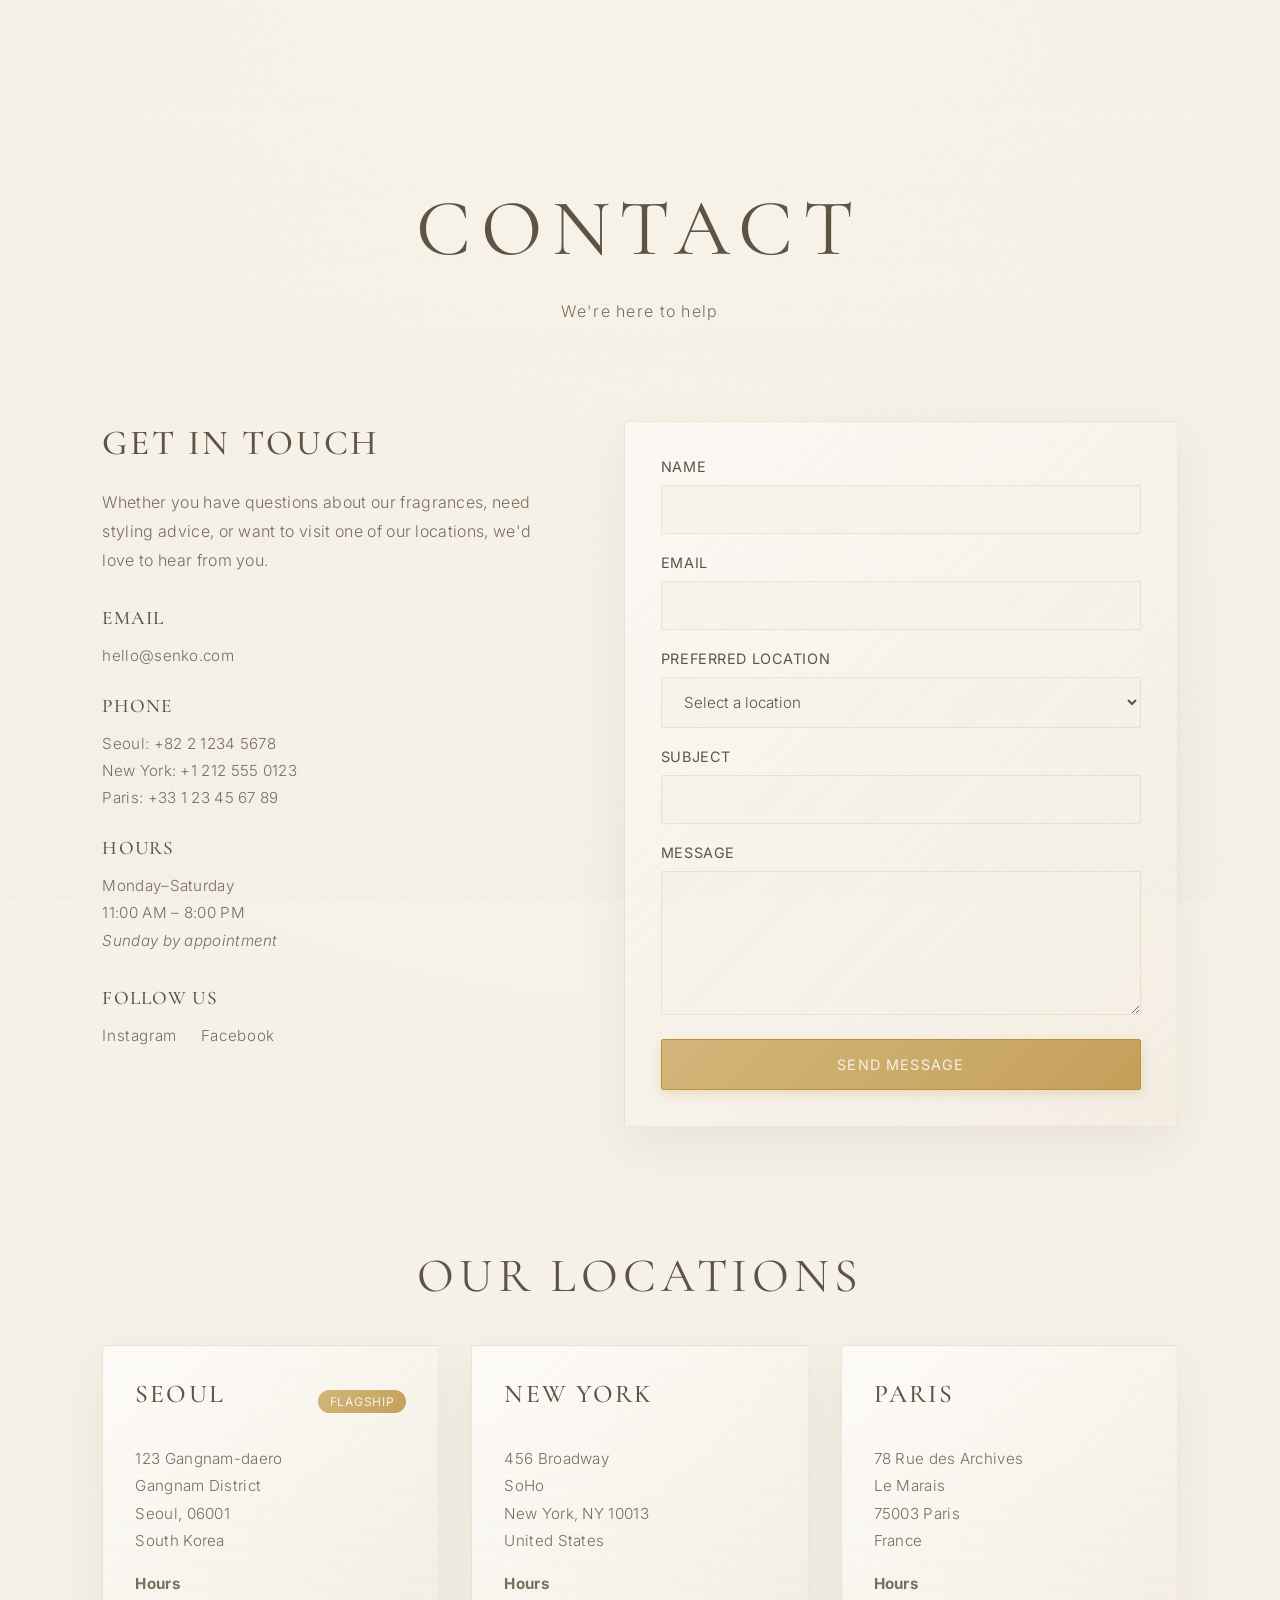
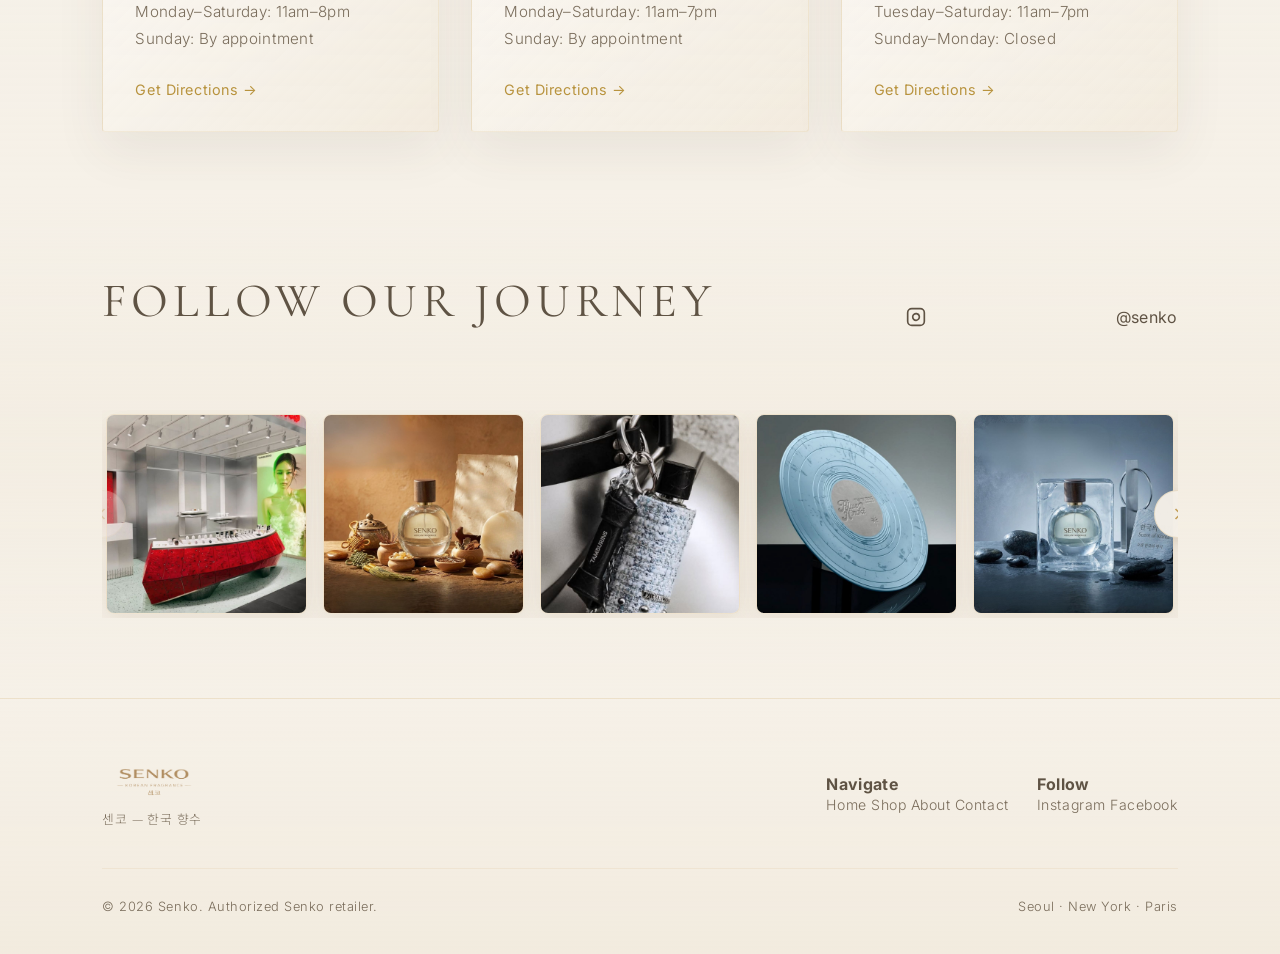
<file: contact.html>
<!DOCTYPE html>
<html lang="en">
  <head>
    <meta charset="UTF-8" />
    <meta name="viewport" content="width=device-width, initial-scale=1.0" />
    <title>Contact Senko — Visit Our Stores | Get In Touch</title>
    <meta
      name="description"
      content="Get in touch with Senko. Visit our luxury fragrance stores in Seoul, Tokyo, and beyond. Reach out with inquiries about our Korean perfume collections."
    />
    <meta name="keywords" content="Senko contact, fragrance store locations, visit Senko, Seoul perfume store, Korean fragrance inquiry" />
    
    <!-- Favicon -->
    <link rel="icon" type="image/png" sizes="32x32" href="favicon-32.png" />
    <link rel="icon" type="image/png" sizes="16x16" href="favicon-16.png" />
    <link rel="apple-touch-icon" sizes="180x180" href="apple-touch-icon.png" />
    
    <!-- Open Graph Meta Tags -->
    <meta property="og:title" content="Contact Senko" />
    <meta property="og:description" content="Visit our luxury fragrance stores or get in touch with inquiries." />
    <meta property="og:type" content="website" />
    <meta property="og:image" content="img/logo/logo.png" />
    <link rel="preconnect" href="https://fonts.googleapis.com" />
    <link rel="preconnect" href="https://fonts.gstatic.com" crossorigin />
    <link
      href="https://fonts.googleapis.com/css2?family=Cormorant+Garamond:wght@300;400;500;600&family=Inter:wght@200;300;400;500&family=Noto+Sans+KR:wght@300;400&display=swap"
      rel="stylesheet"
    />
    <link rel="stylesheet" href="styles.css" />
    <script defer src="script.js"></script>
  </head>
  <body>
    <div class="texture" aria-hidden="true"></div>
    <header class="site-header visible">
      <div class="nav-logo"><a href="index.html"><img src="img/logo/logo.png" alt="Senko" /></a></div>
      <button class="mobile-menu-toggle" aria-label="Toggle menu" aria-expanded="false">
        <span class="hamburger-line"></span>
        <span class="hamburger-line"></span>
        <span class="hamburger-line"></span>
      </button>
      <nav class="nav" aria-label="Primary">
        <a href="index.html">Home</a>
        <a href="shop.html">Shop</a>
        <a href="about.html">About</a>
        <a href="contact.html" class="active">Contact</a>
      </nav>
    </header>
    <div class="mobile-menu-overlay">
      <nav class="mobile-nav" aria-label="Mobile navigation">
        <a href="index.html" class="mobile-nav-link">Home</a>
        <a href="shop.html" class="mobile-nav-link">Shop</a>
        <a href="about.html" class="mobile-nav-link">About</a>
        <a href="contact.html" class="mobile-nav-link">Contact</a>
      </nav>
      <div class="mobile-menu-footer">
        <p class="mobile-menu-tagline">센코 — 한국 향수</p>
      </div>
    </div>

    <main class="page-content">
      <section class="page-hero">
        <div class="page-hero-content">
          <h1 class="page-title">Contact</h1>
          <p class="page-subtitle">We're here to help</p>
        </div>
      </section>

      <section class="contact-section">
        <div class="contact-wrapper">
          <div class="contact-info">
            <h2>Get in Touch</h2>
            <p class="contact-intro">
              Whether you have questions about our fragrances, need styling advice, 
              or want to visit one of our locations, we'd love to hear from you.
            </p>

            <div class="contact-methods">
              <div class="contact-method">
                <h3>Email</h3>
                <a href="mailto:hello@senko.com">hello@senko.com</a>
              </div>

              <div class="contact-method">
                <h3>Phone</h3>
                <p>Seoul: +82 2 1234 5678</p>
                <p>New York: +1 212 555 0123</p>
                <p>Paris: +33 1 23 45 67 89</p>
              </div>

              <div class="contact-method">
                <h3>Hours</h3>
                <p>Monday–Saturday</p>
                <p>11:00 AM – 8:00 PM</p>
                <p class="contact-note">Sunday by appointment</p>
              </div>
            </div>

            <div class="contact-social">
              <h3>Follow Us</h3>
              <div class="social-links">
                <a href="#" class="social-link">Instagram</a>
                <a href="#" class="social-link">Facebook</a>
              </div>
            </div>
          </div>

          <form class="contact-form" id="contactForm">
            <div class="form-group">
              <label for="name">Name</label>
              <input type="text" id="name" name="name" required />
            </div>

            <div class="form-group">
              <label for="email">Email</label>
              <input type="email" id="email" name="email" required />
            </div>

            <div class="form-group">
              <label for="location">Preferred Location</label>
              <select id="location" name="location">
                <option value="">Select a location</option>
                <option value="seoul">Seoul</option>
                <option value="newyork">New York</option>
                <option value="paris">Paris</option>
                <option value="online">Online Inquiry</option>
              </select>
            </div>

            <div class="form-group">
              <label for="subject">Subject</label>
              <input type="text" id="subject" name="subject" required />
            </div>

            <div class="form-group">
              <label for="message">Message</label>
              <textarea id="message" name="message" rows="6" required></textarea>
            </div>

            <button type="submit" class="btn-submit">Send Message</button>
          </form>
        </div>
      </section>

      <section class="locations-map">
        <h2 class="section-title">Our Locations</h2>
        <div class="locations-grid">
          <div class="location-card featured">
            <div class="location-header">
              <h3>Seoul</h3>
              <span class="location-badge">Flagship</span>
            </div>
            <p class="location-address">
              123 Gangnam-daero<br />
              Gangnam District<br />
              Seoul, 06001<br />
              South Korea
            </p>
            <p class="location-hours">
              <strong>Hours</strong><br />
              Monday–Saturday: 11am–8pm<br />
              Sunday: By appointment
            </p>
            <a href="#" class="location-link">Get Directions →</a>
          </div>

          <div class="location-card featured">
            <div class="location-header">
              <h3>New York</h3>
            </div>
            <p class="location-address">
              456 Broadway<br />
              SoHo<br />
              New York, NY 10013<br />
              United States
            </p>
            <p class="location-hours">
              <strong>Hours</strong><br />
              Monday–Saturday: 11am–7pm<br />
              Sunday: By appointment
            </p>
            <a href="#" class="location-link">Get Directions →</a>
          </div>

          <div class="location-card featured">
            <div class="location-header">
              <h3>Paris</h3>
            </div>
            <p class="location-address">
              78 Rue des Archives<br />
              Le Marais<br />
              75003 Paris<br />
              France
            </p>
            <p class="location-hours">
              <strong>Hours</strong><br />
              Tuesday–Saturday: 11am–7pm<br />
              Sunday–Monday: Closed
            </p>
            <a href="#" class="location-link">Get Directions →</a>
          </div>
        </div>
      </section>

      <section class="instagram-slider fade-in-section">
        <div class="slider-header">
          <h2 class="section-title">Follow Our Journey</h2>
          <!-- <a href="https://instagram.com/senko" target="_blank" rel="noopener" class="instagram-link"> -->
            <svg width="20" height="20" viewBox="0 0 24 24" fill="none" stroke="currentColor" stroke-width="2">
              <rect x="2" y="2" width="20" height="20" rx="5" ry="5"></rect>
              <path d="M16 11.37A4 4 0 1 1 12.63 8 4 4 0 0 1 16 11.37z"></path>
              <line x1="17.5" y1="6.5" x2="17.51" y2="6.5"></line>
            </svg>
            @senko
          </a>
        </div>
        <div class="slider-container">
          <button class="slider-btn slider-prev" aria-label="Previous">
            <svg viewBox="0 0 24 24" fill="none" stroke="currentColor" stroke-width="2">
              <path d="M15 18l-6-6 6-6"/>
            </svg>
          </button>
          <button class="slider-btn slider-next" aria-label="Next">
            <svg viewBox="0 0 24 24" fill="none" stroke="currentColor" stroke-width="2">
              <path d="M9 18l6-6-6-6"/>
            </svg>
          </button>
          <div class="slider-track">
            <div class="slider-item">
              <img src="img/post/1.jpg" alt="Senko Instagram Post" />
            </div>
            <div class="slider-item">
              <img src="img/post/2.jpg" alt="Senko Instagram Post" />
            </div>
            <div class="slider-item">
              <img src="img/post/3.jpg" alt="Senko Instagram Post" />
            </div>
            <div class="slider-item">
              <img src="img/post/4.jpg" alt="Senko Instagram Post" />
            </div>
            <div class="slider-item">
              <img src="img/post/5.jpg" alt="Senko Instagram Post" />
            </div>
            <div class="slider-item">
              <img src="img/post/6.jpg" alt="Senko Instagram Post" />
            </div>
            <div class="slider-item">
              <img src="img/post/7.jpg" alt="Senko Instagram Post" />
            </div>
            <div class="slider-item">
              <img src="img/post/8.jpg" alt="Senko Instagram Post" />
            </div>
          </div>
        </div>
      </section>
    </main>

    <footer class="site-footer">
      <div class="footer-content">
        <div class="footer-brand">
          <h3 class="footer-logo"><img src="img/logo/logo.png" alt="Senko" /></h3>
          <p class="footer-tagline">센코 — 한국 향수</p>
        </div>
        <div class="footer-links">
          <div class="footer-col">
            <h4>Navigate</h4>
            <a href="index.html">Home</a>
            <a href="shop.html">Shop</a>
            <a href="about.html">About</a>
            <a href="contact.html">Contact</a>
          </div>
          <div class="footer-col">
            <h4>Follow</h4>
            <a href="#">Instagram</a>
            <a href="#">Facebook</a>
          </div>
        </div>
      </div>
      <div class="footer-bottom">
        <p>&copy; 2026 Senko. Authorized Senko retailer.</p>
        <p class="footer-location">Seoul · New York · Paris</p>
      </div>
    </footer>
  </body>
</html>
</file>
<file: styles.css>
:root {
  color-scheme: light;
  --ivory: #f6f1e8;
  --ivory-deep: #efe6d6;
  --champagne: #c4a05a;
  --champagne-soft: #d4b57a;
  --champagne-warm: #b8933e;
  --text: #5f5344;
  --text-soft: #7a6d5c;
  --shadow: 0 26px 80px rgba(78, 63, 48, 0.11);
  --shadow-soft: 0 18px 50px rgba(78, 63, 48, 0.08);
  --shadow-warm: 0 20px 60px rgba(120, 92, 60, 0.14);
}

* {
  margin: 0;
  padding: 0;
  box-sizing: border-box;
}

html {
  scroll-behavior: smooth;
}

body {
  font-family: "Inter", "Helvetica Neue", sans-serif;
  background: radial-gradient(circle at 50% 0%, #faf5eb 0%, #f6f1e8 45%)
      no-repeat,
    linear-gradient(180deg, #f8f2e6 0%, #f4ede1 40%, #f1e8da 100%);
  color: var(--text);
  min-height: 100vh;
  letter-spacing: 0.02em;
  position: relative;
  overflow-x: hidden;
  opacity: 0;
  animation: pageLoad 1.2s ease forwards;
}

@keyframes pageLoad {
  to {
    opacity: 1;
  }
}

.texture {
  position: fixed;
  inset: 0;
  pointer-events: none;
  background-image: url("data:image/svg+xml,%3Csvg xmlns='http://www.w3.org/2000/svg' width='140' height='140' viewBox='0 0 140 140'%3E%3Cfilter id='n'%3E%3CfeTurbulence type='fractalNoise' baseFrequency='0.8' numOctaves='2' stitchTiles='stitch'/%3E%3C/filter%3E%3Crect width='140' height='140' filter='url(%23n)' opacity='0.18'/%3E%3C/svg%3E");
  mix-blend-mode: soft-light;
  opacity: 0.4;
  z-index: 0;
  background-color: rgba(255, 250, 240, 0.02);
}

main,
header,
footer {
  position: relative;
  z-index: 1;
}

.site-header {
  position: fixed;
  top: 0;
  left: 0;
  right: 0;
  z-index: 100;
  display: flex;
  align-items: center;
  justify-content: space-between;
  padding: 36px 8vw;
  opacity: 0;
  transition: opacity 0.6s ease, background 0.4s ease, backdrop-filter 0.4s ease;
}

.site-header.visible {
  opacity: 1;
  background: rgba(246, 241, 232, 0.85);
  backdrop-filter: blur(12px);
  box-shadow: 0 1px 0 rgba(212, 181, 122, 0.1);
}

.nav-logo {
  font-family: "Cormorant Garamond", serif;
  font-size: 1.1rem;
  font-weight: 500;
  letter-spacing: 0.22em;
  color: var(--champagne);
  text-transform: uppercase;
  z-index: 101;
  position: relative;
}

.nav-logo img {
  height: 48px;
  width: auto;
  display: block;
  filter: brightness(0) saturate(100%) invert(63%) sepia(19%) saturate(809%) hue-rotate(354deg) brightness(89%) contrast(85%);
}

.nav-logo a {
  display: block;
  line-height: 0;
}

.mobile-menu-toggle {
  display: none;
  flex-direction: column;
  justify-content: center;
  gap: 6px;
  width: 44px;
  height: 44px;
  background: linear-gradient(135deg, rgba(212, 181, 122, 0.12), rgba(196, 160, 90, 0.08));
  border: 1px solid rgba(212, 181, 122, 0.25);
  cursor: pointer;
  padding: 10px;
  margin: -8px -8px -8px 0;
  z-index: 101;
  position: relative;
  border-radius: 8px;
  transition: all 0.3s ease;
  box-shadow: 0 2px 8px rgba(120, 92, 60, 0.1);
}

.mobile-menu-toggle:active {
  background: linear-gradient(135deg, rgba(212, 181, 122, 0.2), rgba(196, 160, 90, 0.15));
  transform: scale(0.95);
}

.hamburger-line {
  width: 100%;
  height: 2.5px;
  background: linear-gradient(90deg, var(--champagne-warm), var(--champagne));
  transition: all 0.4s cubic-bezier(0.4, 0, 0.2, 1);
  transform-origin: center;
  border-radius: 3px;
  box-shadow: 0 1px 2px rgba(120, 92, 60, 0.2);
}

.mobile-menu-toggle.active .hamburger-line:nth-child(1) {
  transform: translateY(9px) rotate(45deg);
}

.mobile-menu-toggle.active .hamburger-line:nth-child(2) {
  opacity: 0;
  transform: translateX(-10px);
}

.mobile-menu-toggle.active .hamburger-line:nth-child(3) {
  transform: translateY(-9px) rotate(-45deg);
}

.mobile-menu-overlay {
  position: fixed;
  top: 0;
  left: 0;
  width: 100%;
  height: 100vh;
  height: 100dvh;
  background: linear-gradient(135deg, 
    rgba(246, 241, 232, 0.98) 0%, 
    rgba(240, 234, 220, 0.98) 100%);
  backdrop-filter: blur(20px);
  z-index: 100;
  display: flex;
  flex-direction: column;
  align-items: center;
  justify-content: center;
  opacity: 0;
  pointer-events: none;
  transition: opacity 0.5s cubic-bezier(0.4, 0, 0.2, 1);
  overflow: hidden;
}

.mobile-menu-overlay.active {
  opacity: 1;
  pointer-events: all;
}

.mobile-nav {
  display: flex;
  flex-direction: column;
  align-items: center;
  gap: 36px;
  padding: 0 5vw;
  max-width: 100%;
}

.mobile-nav-link {
  font-family: "Cormorant Garamond", serif;
  font-size: 2.2rem;
  font-weight: 400;
  letter-spacing: 0.12em;
  color: var(--text);
  text-decoration: none;
  text-transform: uppercase;
  opacity: 0;
  transform: translateY(20px);
  transition: all 0.4s cubic-bezier(0.4, 0, 0.2, 1);
  white-space: nowrap;
}

.mobile-menu-overlay.active .mobile-nav-link {
  opacity: 1;
  transform: translateY(0);
}

.mobile-menu-overlay.active .mobile-nav-link:nth-child(1) {
  transition-delay: 0.1s;
}

.mobile-menu-overlay.active .mobile-nav-link:nth-child(2) {
  transition-delay: 0.15s;
}

.mobile-menu-overlay.active .mobile-nav-link:nth-child(3) {
  transition-delay: 0.2s;
}

.mobile-menu-overlay.active .mobile-nav-link:nth-child(4) {
  transition-delay: 0.25s;
}

.mobile-nav-link:active {
  color: var(--champagne);
  transform: scale(0.95);
}

.mobile-menu-footer {
  position: absolute;
  bottom: 60px;
  text-align: center;
  opacity: 0;
  transition: opacity 0.5s cubic-bezier(0.4, 0, 0.2, 1) 0.3s;
}

.mobile-menu-overlay.active .mobile-menu-footer {
  opacity: 1;
}

.mobile-menu-tagline {
  font-family: "Noto Sans KR", sans-serif;
  font-size: 0.85rem;
  font-weight: 300;
  letter-spacing: 0.18em;
  color: var(--text-soft);
}

body.menu-open {
  overflow: hidden;
}

.nav {
  display: flex;
  gap: 40px;
  font-family: "Inter", sans-serif;
  letter-spacing: 0.12em;
  font-size: 0.72rem;
  text-transform: uppercase;
}

.nav a {
  color: var(--text-soft);
  text-decoration: none;
  transition: color 0.4s ease;
}

.nav a:hover {
  color: var(--champagne);
}

.hero {
  position: relative;
  height: 100vh;
  display: flex;
  flex-direction: column;
  align-items: center;
  justify-content: center;
  overflow: hidden;
}

.hero::before {
  content: '';
  position: absolute;
  inset: 0;
  background: 
    radial-gradient(circle at 50% 40%, rgba(250, 245, 235, 0.5), transparent 60%),
    radial-gradient(circle at 30% 70%, rgba(212, 181, 122, 0.15), transparent 50%),
    radial-gradient(circle at 70% 60%, rgba(215, 197, 170, 0.2), transparent 50%);
  pointer-events: none;
  z-index: 1;
}

.hero::after {
  content: '';
  position: absolute;
  bottom: 0;
  left: 0;
  right: 0;
  height: 200px;
  background: linear-gradient(to top, rgba(246, 241, 232, 0.8), transparent);
  pointer-events: none;
  z-index: 2;
}

.hero-content {
  position: relative;
  z-index: 3;
  text-align: center;
  opacity: 0;
  transform: translateY(20px);
  animation: fadeInUp 1.4s ease forwards 0.3s;
  background: radial-gradient(ellipse at center, rgba(246, 241, 232, 0.75) 0%, transparent 70%);
  padding: 60px 40px;
  backdrop-filter: blur(8px);
}

@keyframes fadeInUp {
  to {
    opacity: 1;
    transform: translateY(0);
  }
}

.logo {
  font-family: "Cormorant Garamond", serif;
  color: var(--champagne-warm);
  font-size: clamp(3.6rem, 6vw, 7rem);
  font-weight: 300;
  letter-spacing: 0.42em;
  margin-bottom: 18px;
  text-indent: 0.42em;
  text-shadow: 0 2px 12px rgba(184, 147, 62, 0.15);
}

.logo img {
  height: clamp(120px, 15vw, 180px);
  width: auto;
  display: block;
  margin: 0 auto;
  filter: brightness(0) saturate(100%) invert(63%) sepia(19%) saturate(809%) hue-rotate(354deg) brightness(89%) contrast(85%);
  text-indent: 0;
}

.subtitle {
  font-family: "Inter", sans-serif;
  color: var(--text-soft);
  font-size: 0.78rem;
  font-weight: 300;
  letter-spacing: 0.36em;
  text-transform: uppercase;
  margin-bottom: 12px;
}

.korean {
  font-family: "Noto Sans KR", sans-serif;
  color: rgba(201, 169, 120, 0.45);
  font-size: 0.9rem;
  font-weight: 300;
  letter-spacing: 0.24em;
}

h2,
h3 {
  font-family: "Cormorant Garamond", serif;
  color: var(--champagne);
  letter-spacing: 0.04em;
}

.hero-image-bg {
  position: absolute;
  inset: 0;
  z-index: 0;
  opacity: 0;
  animation: fadeIn 2.5s ease forwards 0.5s;
}

.hero-exhibition-image {
  width: 100%;
  height: 100%;
  object-fit: cover;
  object-position: center;
}

.hero-bottle {
  position: absolute;
  top: 50%;
  left: 50%;
  transform: translate(-50%, -50%);
  z-index: 1;
  opacity: 0;
  animation: fadeIn 2s ease forwards 0.8s;
  width: min(420px, 70vw);
  height: min(560px, 80vh);
  display: grid;
  place-items: center;
}

.hero-product-image {
  width: 100%;
  height: 100%;
  object-fit: contain;
  filter: drop-shadow(0 24px 60px rgba(120, 92, 60, 0.2));
}

@keyframes fadeIn {
  to {
    opacity: 1;
  }
}

.pedestal {
  position: absolute;
  bottom: -60px;
  width: min(480px, 80vw);
  height: 140px;
  background: linear-gradient(135deg, #f5edde 0%, #efe3cf 100%);
  border-radius: 999px;
  filter: blur(0.6px);
  box-shadow: var(--shadow-soft);
}

.bottle {
  position: relative;
  width: 240px;
  height: 380px;
  display: grid;
  place-items: center;
}

.cap {
  position: absolute;
  top: 0;
  width: 140px;
  height: 60px;
  background: linear-gradient(120deg, #d7c09a 0%, #c6a373 100%);
  border-radius: 20px;
  box-shadow: 0 18px 36px rgba(120, 92, 60, 0.2);
}

.glass {
  position: absolute;
  top: 48px;
  width: 200px;
  height: 280px;
  border-radius: 38px;
  background: linear-gradient(160deg, rgba(255, 255, 255, 0.8), rgba(238, 228, 212, 0.82));
  box-shadow: inset 0 0 32px rgba(255, 255, 255, 0.7),
    0 32px 80px rgba(120, 92, 60, 0.18);
  border: 1px solid rgba(214, 189, 156, 0.5);
}

.label {
  position: absolute;
  bottom: 56px;
  font-family: "Cormorant Garamond", serif;
  color: var(--champagne);
  letter-spacing: 0.48em;
  font-size: 0.85rem;
  font-weight: 400;
}

.halo {
  position: absolute;
  width: 360px;
  height: 360px;
  border-radius: 50%;
  background: radial-gradient(circle, rgba(212, 181, 122, 0.7), rgba(215, 197, 170, 0.3) 50%, rgba(215, 197, 170, 0));
  filter: blur(12px);
  z-index: -1;
}

.scroll-hint {
  position: absolute;
  bottom: 48px;
  display: flex;
  flex-direction: column;
  align-items: center;
  gap: 10px;
  color: var(--text-soft);
  font-size: 0.7rem;
  letter-spacing: 0.2em;
  text-transform: uppercase;
  opacity: 0;
  animation: fadeIn 1.2s ease forwards 2s, float 2.4s ease-in-out infinite 3s;
  z-index: 3;
}

@keyframes float {
  0%, 100% {
    transform: translateY(0);
  }
  50% {
    transform: translateY(-8px);
  }
}

section {
  padding: 50px 8vw;
}

.story-split {
  display: grid;
  grid-template-columns: 1fr 1.3fr;
  gap: 48px;
  align-items: center;
  padding: 50px 8vw;
  opacity: 0;
  transform: translateY(30px);
  transition: opacity 1s ease, transform 1s ease;
  position: relative;
}

.story-split::before {
  content: '';
  position: absolute;
  inset: -5%;
  background: radial-gradient(ellipse at 40% 50%, rgba(250, 245, 235, 0.6), transparent 70%);
  pointer-events: none;
  z-index: 0;
}

.story-copy,
.story-image {
  position: relative;
  z-index: 1;
}

.story-split.visible {
  opacity: 1;
  transform: translateY(0);
}

.story-copy {
  max-width: 480px;
}

.statement {
  font-family: "Cormorant Garamond", serif;
  font-size: clamp(1.6rem, 2.8vw, 2.4rem);
  line-height: 1.5;
  color: var(--champagne);
  font-weight: 300;
  margin-bottom: 32px;
  letter-spacing: 0.02em;
}

.story-meta {
  display: flex;
  flex-direction: column;
  gap: 32px;
}

.story-meta p {
  font-size: 0.95rem;
  line-height: 1.7;
  color: var(--text-soft);
  font-weight: 300;
}

.story-image {
  position: relative;
  min-height: 500px;
  display: grid;
  place-items: center;
}

.image-frame {
  position: relative;
  width: 100%;
  max-width: 480px;
  aspect-ratio: 3 / 4;
  background: linear-gradient(150deg, rgba(255, 252, 245, 0.8), rgba(246, 237, 222, 0.6));
  border-radius: 16px;
  box-shadow: 
    var(--shadow-warm),
    inset 0 1px 0 rgba(255, 255, 255, 0.6),
    inset 0 -1px 0 rgba(196, 160, 90, 0.1);
  border: 1px solid rgba(212, 181, 122, 0.2);
  overflow: hidden;
  transition: transform 0.8s cubic-bezier(0.25, 0.46, 0.45, 0.94), box-shadow 0.8s ease;
  display: grid;
  place-items: center;
  padding: 40px;
}

.frame-image {
  width: 100%;
  height: 100%;
  object-fit: contain;
}

.image-frame:hover {
  transform: scale(1.02);
  box-shadow: 
    0 28px 70px rgba(120, 92, 60, 0.18),
    inset 0 1px 0 rgba(255, 255, 255, 0.7),
    inset 0 -1px 0 rgba(196, 160, 90, 0.15);
}

.product-sculpture {
  position: absolute;
  inset: 0;
  background: radial-gradient(circle at 40% 35%, rgba(215, 197, 170, 0.3), transparent 60%),
    radial-gradient(circle at 60% 70%, rgba(238, 228, 212, 0.4), transparent 50%);
  display: grid;
  place-items: center;
}

.product-sculpture::before {
  content: '';
  position: absolute;
  width: 140px;
  height: 280px;
  background: linear-gradient(160deg, rgba(255, 255, 255, 0.85), rgba(238, 228, 212, 0.9));
  border-radius: 28px;
  box-shadow: inset 0 0 28px rgba(255, 255, 255, 0.8),
    0 28px 70px rgba(120, 92, 60, 0.2);
  border: 1px solid rgba(214, 189, 156, 0.6);
}

.product-sculpture::after {
  content: '';
  position: absolute;
  top: 15%;
  width: 100px;
  height: 48px;
  background: linear-gradient(120deg, #d7c09a 0%, #c6a373 100%);
  border-radius: 16px;
  box-shadow: 0 16px 32px rgba(120, 92, 60, 0.24);
}

.cinematic {
  position: relative;
  min-height: 70vh;
  display: grid;
  place-items: center;
  padding: 60px 8vw;
  margin: 30px 0;
  overflow: hidden;
  background: 
    radial-gradient(circle at 35% 40%, rgba(250, 245, 235, 0.8), transparent 55%),
    radial-gradient(circle at 65% 60%, rgba(245, 237, 222, 0.7), transparent 55%),
    linear-gradient(135deg, #faf5eb 0%, #f4ede1 50%, #f1e8da 100%);
}

.cinematic::before {
  content: '';
  position: absolute;
  inset: 0;
  background-image: url("data:image/svg+xml,%3Csvg xmlns='http://www.w3.org/2000/svg' width='200' height='200' viewBox='0 0 200 200'%3E%3Cfilter id='grain'%3E%3CfeTurbulence type='fractalNoise' baseFrequency='0.9' numOctaves='3' stitchTiles='stitch'/%3E%3C/filter%3E%3Crect width='200' height='200' filter='url(%23grain)' opacity='0.2'/%3E%3C/svg%3E");
  mix-blend-mode: soft-light;
  opacity: 0.4;
  pointer-events: none;
}

.cinematic-overlay {
  position: absolute;
  inset: 0;
  background: radial-gradient(circle at center, transparent 20%, rgba(246, 241, 232, 0.5) 80%);
  pointer-events: none;
}

.cinematic-content {
  position: relative;
  z-index: 2;
  max-width: 720px;
  text-align: center;
  display: flex;
  flex-direction: column;
  gap: 28px;
}

.cinematic-line {
  font-family: "Cormorant Garamond", serif;
  font-size: clamp(1.5rem, 2.6vw, 2.2rem);
  line-height: 1.6;
  color: var(--champagne);
  font-weight: 300;
  letter-spacing: 0.02em;
  opacity: 0;
  transform: translateY(20px);
  transition: opacity 1.2s ease, transform 1.2s ease;
}

.cinematic-line.visible {
  opacity: 1;
  transform: translateY(0);
}

.product-showcase {
  display: grid;
  grid-template-columns: repeat(auto-fit, minmax(320px, 1fr));
  gap: 60px;
  padding: 50px 8vw;
  align-items: center;
  opacity: 0;
  transform: translateY(30px);
  transition: opacity 1s ease, transform 1s ease;
}

.product-showcase.visible {
  opacity: 1;
  transform: translateY(0);
}

.showcase-image {
  position: relative;
  aspect-ratio: 3 / 4;
  overflow: hidden;
  border-radius: 12px;
  background: 
    radial-gradient(circle at 45% 35%, rgba(255, 255, 255, 0.4), transparent 60%),
    linear-gradient(145deg, rgba(248, 242, 230, 0.8), rgba(239, 227, 207, 0.7));
  box-shadow: 
    var(--shadow),
    inset 0 1px 0 rgba(255, 255, 255, 0.5),
    0 4px 16px rgba(196, 160, 90, 0.1);
  border: 1px solid rgba(212, 181, 122, 0.25);
  transition: transform 0.8s cubic-bezier(0.25, 0.46, 0.45, 0.94), box-shadow 0.8s ease;
  display: grid;
  place-items: center;
  padding: 50px;
}

.showcase-product-image {
  width: 100%;
  height: 100%;
  object-fit: contain;
  transition: transform 8s cubic-bezier(0.25, 0.46, 0.45, 0.94);
}

.showcase-image:hover {
  transform: scale(1.03);
  box-shadow: 
    0 36px 100px rgba(78, 63, 48, 0.14),
    inset 0 1px 0 rgba(255, 255, 255, 0.6),
    0 8px 24px rgba(196, 160, 90, 0.15);
}

.showcase-image:hover .showcase-product-image {
  transform: scale(1.08);
}

.showcase-image:hover {
  transform: scale(1.03);
  box-shadow: 0 32px 90px rgba(78, 63, 48, 0.12);
}

.product-photo {
  position: absolute;
  inset: 0;
  background: 
    radial-gradient(circle at 45% 30%, rgba(255, 255, 255, 0.8), transparent 40%),
    radial-gradient(circle at 55% 65%, rgba(215, 197, 170, 0.3), transparent 50%);
  transition: transform 8s cubic-bezier(0.25, 0.46, 0.45, 0.94);
  display: grid;
  place-items: center;
}

.showcase-image:hover .product-photo {
  transform: scale(1.12);
}

.product-photo::before {
  content: '';
  position: absolute;
  width: 160px;
  height: 320px;
  background: linear-gradient(160deg, rgba(255, 255, 255, 0.88), rgba(238, 228, 212, 0.92));
  border-radius: 32px;
  box-shadow: inset 0 0 32px rgba(255, 255, 255, 0.85),
    0 32px 80px rgba(120, 92, 60, 0.22);
  border: 1px solid rgba(214, 189, 156, 0.65);
}

.product-photo::after {
  content: '';
  position: absolute;
  top: 8%;
  width: 110px;
  height: 54px;
  background: linear-gradient(120deg, #d7c09a 0%, #c6a373 100%);
  border-radius: 18px;
  box-shadow: 0 18px 36px rgba(120, 92, 60, 0.26);
}

.showcase-info {
  max-width: 420px;
  display: flex;
  flex-direction: column;
  gap: 32px;
}

.product-name {
  font-family: "Cormorant Garamond", serif;
  font-size: clamp(2.4rem, 4vw, 3.6rem);
  color: var(--champagne);
  font-weight: 300;
  letter-spacing: 0.24em;
  text-indent: 0.24em;
  margin-bottom: 8px;
}

.product-subtitle {
  font-size: 0.8rem;
  color: var(--text-soft);
  letter-spacing: 0.16em;
  text-transform: uppercase;
  font-weight: 300;
  margin-bottom: 24px;
}

.scent-notes-compact {
  display: flex;
  flex-direction: column;
  gap: 18px;
}

.note-line {
  display: flex;
  align-items: baseline;
  gap: 12px;
  font-size: 0.82rem;
  letter-spacing: 0.08em;
}

.note-label {
  color: var(--champagne);
  font-weight: 400;
  min-width: 48px;
  text-transform: uppercase;
  font-size: 0.7rem;
  letter-spacing: 0.14em;
}

.note-divider {
  color: var(--champagne-soft);
  opacity: 0.5;
}

.note-desc {
  color: var(--text-soft);
  font-weight: 300;
}

.story {
  display: grid;
  gap: 40px;
  grid-template-columns: repeat(auto-fit, minmax(260px, 1fr));
  background: rgba(255, 255, 255, 0.32);
  border-radius: 32px;
  box-shadow: var(--shadow);
}

.story-text h2 {
  font-size: clamp(2rem, 3vw, 3rem);
  margin-bottom: 16px;
}

.story-text p {
  color: var(--text-soft);
  line-height: 1.7;
}

.story-points {
  display: grid;
  gap: 24px;
}

.story-points span {
  display: block;
  text-transform: uppercase;
  font-size: 0.7rem;
  letter-spacing: 0.2em;
  color: var(--champagne);
  margin-bottom: 10px;
}

.story-points p {
  color: var(--text-soft);
  line-height: 1.6;
}

.section-header {
  max-width: 520px;
  margin-bottom: 32px;
}

.section-header p {
  color: var(--text-soft);
  line-height: 1.6;
  margin-top: 12px;
}

.notes-grid,
.craft-grid {
  display: grid;
  gap: 28px;
  grid-template-columns: repeat(auto-fit, minmax(240px, 1fr));
}

.note-card {
  background: linear-gradient(145deg, rgba(255, 255, 255, 0.7), rgba(250, 245, 235, 0.6));
  backdrop-filter: blur(12px);
  border: 1px solid rgba(212, 181, 122, 0.25);
  border-radius: 8px;
  overflow: hidden;
  position: relative;
  transition: all 0.5s cubic-bezier(0.4, 0, 0.2, 1);
  box-shadow: 
    0 8px 24px rgba(120, 92, 60, 0.12),
    inset 0 1px 0 rgba(255, 255, 255, 0.8);
  display: flex;
  flex-direction: column;
}

.note-card::before {
  content: '';
  position: absolute;
  inset: 0;
  background: linear-gradient(135deg, 
    rgba(212, 181, 122, 0.08) 0%, 
    transparent 50%, 
    rgba(184, 147, 62, 0.06) 100%);
  opacity: 0;
  transition: opacity 0.5s ease;
  pointer-events: none;
  z-index: 1;
}

.note-card:hover {
  transform: translateY(-8px);
  box-shadow: 
    0 16px 40px rgba(120, 92, 60, 0.2),
    inset 0 1px 0 rgba(255, 255, 255, 0.9);
  border-color: rgba(212, 181, 122, 0.4);
}

.note-card:hover::before {
  opacity: 1;
}

.note-card-image {
  width: 100%;
  aspect-ratio: 4/3;
  overflow: hidden;
  position: relative;
}

.note-card-image img {
  width: 100%;
  height: 100%;
  object-fit: cover;
  transition: transform 0.7s cubic-bezier(0.4, 0, 0.2, 1);
}

.note-card:hover .note-card-image img {
  transform: scale(1.08);
}

.note-card-content {
  padding: 32px 28px;
  display: flex;
  flex-direction: column;
  gap: 12px;
  position: relative;
  z-index: 2;
}

.note-card-title {
  font-family: "Cormorant Garamond", serif;
  font-size: 1.8rem;
  font-weight: 500;
  letter-spacing: 0.08em;
  color: var(--text);
  text-transform: uppercase;
  margin: 0;
}

.note-card-description {
  font-family: "Inter", sans-serif;
  font-size: 0.95rem;
  font-weight: 300;
  line-height: 1.7;
  letter-spacing: 0.02em;
  color: var(--text-soft);
  margin: 0;
  font-style: italic;
}

/* Collection Section */
.collection {
  padding: 60px 8vw;
  position: relative;
  background: linear-gradient(180deg, 
    rgba(246, 241, 232, 0) 0%, 
    rgba(246, 241, 232, 0.3) 20%, 
    rgba(239, 230, 214, 0.4) 50%, 
    rgba(246, 241, 232, 0.3) 80%, 
    rgba(246, 241, 232, 0) 100%);
}

.collection::before {
  content: '';
  position: absolute;
  top: 0;
  left: 8vw;
  right: 8vw;
  height: 1px;
  background: linear-gradient(90deg, 
    transparent 0%, 
    var(--champagne) 30%, 
    var(--champagne) 70%, 
    transparent 100%);
  opacity: 0.3;
}

.collection-grid {
  display: grid;
  grid-template-columns: repeat(auto-fit, minmax(280px, 1fr));
  gap: 32px;
  margin-top: 40px;
  position: relative;
}

.collection-nav {
  display: none;
  position: absolute;
  top: 50%;
  transform: translateY(-50%);
  width: 48px;
  height: 48px;
  border-radius: 50%;
  background: linear-gradient(135deg, rgba(212, 181, 122, 0.15), rgba(196, 160, 90, 0.1));
  backdrop-filter: blur(12px);
  border: 1px solid rgba(212, 181, 122, 0.3);
  color: var(--champagne);
  cursor: pointer;
  z-index: 10;
  transition: all 0.3s ease;
  box-shadow: 0 4px 12px rgba(120, 92, 60, 0.15);
  align-items: center;
  justify-content: center;
}

.collection-nav:hover {
  background: linear-gradient(135deg, rgba(212, 181, 122, 0.25), rgba(196, 160, 90, 0.2));
  border-color: rgba(212, 181, 122, 0.5);
  box-shadow: 0 6px 16px rgba(120, 92, 60, 0.25);
  transform: translateY(-50%) scale(1.05);
}

.collection-nav:active {
  transform: translateY(-50%) scale(0.95);
}

.collection-nav-prev {
  left: -24px;
}

.collection-nav-next {
  right: -24px;
}

.collection-nav svg {
  width: 20px;
  height: 20px;
  stroke: var(--champagne);
  stroke-width: 2;
  stroke-linecap: round;
  stroke-linejoin: round;
  fill: none;
}

.collection-item {
  position: relative;
  display: flex;
  flex-direction: column;
  gap: 24px;
  transition: transform 0.5s cubic-bezier(0.4, 0, 0.2, 1);
}

.collection-item:hover {
  transform: translateY(-8px);
}

.collection-image-wrapper {
  position: relative;
  width: 100%;
  aspect-ratio: 3/4;
  overflow: hidden;
  border-radius: 3px;
  background: linear-gradient(135deg, rgba(246, 241, 232, 0.8), rgba(239, 230, 214, 0.8));
  box-shadow: var(--shadow-soft);
  transition: all 0.5s cubic-bezier(0.4, 0, 0.2, 1);
  border: 1px solid rgba(212, 181, 122, 0.2);
}

.collection-image-wrapper::before {
  content: '';
  position: absolute;
  top: 0;
  left: 0;
  right: 0;
  bottom: 0;
  background: linear-gradient(135deg, 
    rgba(212, 181, 122, 0.08) 0%, 
    transparent 50%, 
    rgba(184, 147, 62, 0.06) 100%);
  opacity: 0;
  transition: opacity 0.5s ease;
  pointer-events: none;
  z-index: 1;
}

.collection-item:hover .collection-image-wrapper::before {
  opacity: 1;
}

.collection-item:hover .collection-image-wrapper {
  box-shadow: var(--shadow-warm);
}

.collection-image {
  width: 100%;
  height: 100%;
  object-fit: cover;
  transition: transform 0.7s cubic-bezier(0.4, 0, 0.2, 1);
}

.collection-item:hover .collection-image {
  transform: scale(1.05);
}

.collection-info {
  display: flex;
  flex-direction: column;
  gap: 6px;
  padding: 0 4px;
}

.collection-title {
  font-family: "Cormorant Garamond", serif;
  font-size: 1.3rem;
  font-weight: 500;
  letter-spacing: 0.06em;
  color: var(--text);
  text-transform: uppercase;
}

.collection-subtitle {
  font-family: "Inter", sans-serif;
  font-size: 0.88rem;
  font-weight: 300;
  letter-spacing: 0.04em;
  color: var(--text-soft);
}

.notes-grid h3 {
  font-size: 1.2rem;
  margin-bottom: 10px;
}

.notes-grid p {
  color: var(--text-soft);
  line-height: 1.6;
}

.craft-grid .panel {
  background: linear-gradient(160deg, rgba(255, 255, 255, 0.6), rgba(243, 234, 220, 0.5));
  border-radius: 24px;
  padding: 26px;
  box-shadow: var(--shadow-soft);
  color: var(--text-soft);
  line-height: 1.6;
}

.gallery {
  padding: 70px 8vw 100px;
  opacity: 0;
  transform: translateY(30px);
  transition: opacity 1s ease, transform 1s ease;
}

.gallery.visible {
  opacity: 1;
  transform: translateY(0);
}

.gallery-grid {
  display: flex;
  gap: 24px;
  overflow-x: auto;
  overflow-y: hidden;
  scroll-snap-type: x mandatory;
  -webkit-overflow-scrolling: touch;
  scrollbar-width: none;
  padding-bottom: 20px;
}

.gallery-grid::-webkit-scrollbar {
  display: none;
}

.gallery-asymmetric {
  display: grid;
  grid-template-columns: repeat(12, 1fr);
  grid-auto-rows: 140px;
  gap: 18px;
}

.gallery-item {
  flex: 0 0 320px;
  aspect-ratio: 1 / 1;
  scroll-snap-align: start;
  border-radius: 8px;
  background: 
    radial-gradient(circle at 40% 30%, rgba(255, 255, 255, 0.3), transparent 70%),
    linear-gradient(140deg, rgba(245, 236, 222, 0.9), rgba(234, 220, 200, 0.8));
  box-shadow: 
    var(--shadow-soft),
    inset 0 0.5px 0 rgba(255, 255, 255, 0.5);
  border: 1px solid rgba(212, 181, 122, 0.15);
  overflow: hidden;
  position: relative;
  transition: transform 0.7s cubic-bezier(0.25, 0.46, 0.45, 0.94), box-shadow 0.7s ease;
  display: grid;
  place-items: center;
  padding: 24px;
}

.gallery-item::after {
  content: '';
  position: absolute;
  inset: 0;
  background: radial-gradient(circle at 50% 50%, rgba(212, 181, 122, 0.08), transparent 70%);
  opacity: 0;
  transition: opacity 0.8s ease;
  pointer-events: none;
}

.gallery-item:hover::after {
  opacity: 1;
}

.gallery-item img {
  width: 100%;
  height: 100%;
  object-fit: contain;
  transition: transform 0.7s cubic-bezier(0.25, 0.46, 0.45, 0.94);
}

.gallery-item:hover img {
  transform: scale(1.05);
}

.gallery-item::before {
  content: '';
  position: absolute;
  inset: 0;
  background: radial-gradient(circle at 35% 40%, rgba(255, 255, 255, 0.4), transparent 60%);
  opacity: 0;
  transition: opacity 0.8s ease;
}

.gallery-item:hover {
  transform: scale(1.02);
}

/* Asymmetric layout patterns */
.gallery-item.large {
  grid-column: span 7;
  grid-row: span 4;
  background: linear-gradient(155deg, rgba(248, 242, 230, 0.9), rgba(239, 227, 207, 0.75));
}

.gallery-item.tall {
  grid-column: span 5;
  grid-row: span 5;
  background: radial-gradient(circle at 60% 30%, rgba(255, 255, 255, 0.6), rgba(238, 228, 212, 0.8));
}

.gallery-item.medium {
  grid-column: span 5;
  grid-row: span 3;
  background: linear-gradient(120deg, rgba(245, 237, 222, 0.85), rgba(234, 220, 200, 0.7));
}

.gallery-item.wide {
  grid-column: span 7;
  grid-row: span 3;
  background: linear-gradient(165deg, rgba(243, 234, 220, 0.8), rgba(239, 227, 207, 0.65));
}

.gallery-item.square {
  grid-column: span 4;
  grid-row: span 4;
  background: radial-gradient(ellipse at 50% 40%, rgba(255, 255, 255, 0.7), rgba(234, 220, 200, 0.75));
}

.gallery-item.tall-wide {
  grid-column: span 8;
  grid-row: span 4;
  background: linear-gradient(130deg, rgba(248, 242, 230, 0.85), rgba(239, 227, 207, 0.7));
}

.cta-section {
  padding: 80px 8vw;
  text-align: center;
  background: linear-gradient(135deg, #f4ede1 0%, #efe6d6 50%, #f1e8da 100%);
  position: relative;
  opacity: 0;
  transform: translateY(30px);
  transition: opacity 1s ease, transform 1s ease;
}

.cta-section.visible {
  opacity: 1;
  transform: translateY(0);
}

.cta-section::before {
  content: '';
  position: absolute;
  inset: 0;
  background: radial-gradient(circle at 50% 40%, rgba(255, 255, 255, 0.4), transparent 70%);
  pointer-events: none;
}

.cta-content {
  position: relative;
  z-index: 1;
  max-width: 560px;
  margin: 0 auto;
  display: flex;
  flex-direction: column;
  align-items: center;
  gap: 24px;
}

.cta-heading {
  font-family: "Cormorant Garamond", serif;
  font-size: clamp(2.4rem, 4vw, 3.4rem);
  color: var(--champagne);
  font-weight: 300;
  letter-spacing: 0.04em;
  margin-bottom: 8px;
}

.cta-subheading {
  font-size: 0.88rem;
  color: var(--text-soft);
  letter-spacing: 0.2em;
  text-transform: uppercase;
  font-weight: 300;
  margin-bottom: 12px;
}

.cta-incentive {
  font-size: 0.92rem;
  color: var(--text-soft);
  font-weight: 300;
  line-height: 1.6;
  max-width: 420px;
  margin: 0 auto 32px;
}

.email-capture {
  display: flex;
  flex-direction: column;
  gap: 16px;
  align-items: center;
  width: 100%;
  max-width: 420px;
  margin: 0 auto;
}

.email-capture input[type="email"] {
  width: 100%;
  padding: 16px 20px;
  background: 
    linear-gradient(to bottom, rgba(255, 255, 255, 0.6), rgba(255, 255, 255, 0.4));
  border: 1px solid rgba(201, 169, 120, 0.35);
  border-radius: 2px;
  color: var(--text);
  font-family: "Inter", sans-serif;
  font-size: 0.88rem;
  letter-spacing: 0.04em;
  transition: border-color 0.3s ease, background 0.3s ease, box-shadow 0.3s ease;
  box-shadow: 
    inset 0 1px 2px rgba(120, 92, 60, 0.08),
    0 1px 0 rgba(255, 255, 255, 0.6);
}

.email-capture input[type="email"]::placeholder {
  color: var(--text-soft);
  opacity: 0.6;
}

.email-capture input[type="email"]:focus {
  outline: none;
  border-color: var(--champagne-warm);
  background: rgba(255, 255, 255, 0.8);
  box-shadow: 
    inset 0 1px 2px rgba(120, 92, 60, 0.05),
    0 0 0 3px rgba(196, 160, 90, 0.1),
    0 1px 0 rgba(255, 255, 255, 0.8);
}

.cta-button {
  margin-top: 12px;
  padding: 16px 48px;
  background: transparent;
  border: 1.5px solid var(--champagne);
  color: var(--champagne-warm);
  font-family: "Inter", sans-serif;
  font-size: 0.82rem;
  font-weight: 400;
  letter-spacing: 0.16em;
  text-transform: uppercase;
  cursor: pointer;
  transition: all 0.4s ease;
  border-radius: 2px;
  position: relative;
  overflow: hidden;
  box-shadow: 
    inset 0 0 0 1px rgba(255, 255, 255, 0.1),
    0 4px 12px rgba(196, 160, 90, 0.1);
}

.cta-button::before {
  content: '';
  position: absolute;
  inset: 0;
  background: radial-gradient(circle at center, rgba(196, 160, 90, 0.2), transparent 70%);
  opacity: 0;
  transition: opacity 0.4s ease;
}

.cta-button:hover {
  border-color: var(--champagne-warm);
  box-shadow: 
    0 0 40px rgba(196, 160, 90, 0.5),
    0 8px 28px rgba(120, 92, 60, 0.2),
    inset 0 0 0 1px rgba(255, 255, 255, 0.2);
  transform: translateY(-2px);
}

.cta-button:hover::before {
  opacity: 1;
}

.site-footer {
  background: linear-gradient(180deg, 
    rgba(246, 241, 232, 0.3) 0%, 
    rgba(239, 230, 214, 0.5) 100%);
  border-top: 1px solid rgba(212, 181, 122, 0.2);
  padding: 60px 8vw 40px;
}

.footer-content {
  display: flex;
  justify-content: space-between;
  align-items: center;
  gap: 60px;
  margin-bottom: 40px;
  max-width: 1400px;
  margin-left: auto;
  margin-right: auto;
}

.footer-brand {
  display: flex;
  flex-direction: column;
  gap: 8px;
}

.footer-logo {
  font-family: "Cormorant Garamond", serif;
  font-size: 1.6rem;
  font-weight: 500;
  letter-spacing: 0.28em;
  color: var(--champagne-warm);
  text-transform: uppercase;
}

.footer-logo img {
  height: 42px;
  width: auto;
  display: block;
  filter: brightness(0) saturate(100%) invert(63%) sepia(19%) saturate(809%) hue-rotate(354deg) brightness(89%) contrast(85%);
}

.footer-tagline {
  font-family: "Noto Sans KR", sans-serif;
  font-size: 0.8rem;
  font-weight: 300;
  letter-spacing: 0.06em;
  color: var(--text-soft);
  margin: 0;
}

.footer-links,
.footer-social {
  display: flex;
  gap: 28px;
  align-items: center;
}

.footer-links a,
.footer-social a {
  font-family: "Inter", sans-serif;
  font-size: 0.88rem;
  font-weight: 300;
  letter-spacing: 0.04em;
  color: var(--text-soft);
  text-decoration: none;
  transition: color 0.3s ease;
  position: relative;
}

.footer-links a::after,
.footer-social a::after {
  content: '';
  position: absolute;
  bottom: -4px;
  left: 0;
  right: 0;
  height: 1px;
  background: var(--champagne);
  transform: scaleX(0);
  transition: transform 0.3s ease;
}

.footer-links a:hover,
.footer-social a:hover {
  color: var(--champagne-warm);
}

.footer-links a:hover::after,
.footer-social a:hover::after {
  transform: scaleX(1);
}

.footer-bottom {
  display: flex;
  justify-content: space-between;
  align-items: center;
  padding-top: 30px;
  border-top: 1px solid rgba(212, 181, 122, 0.15);
  max-width: 1400px;
  margin: 0 auto;
}

.footer-bottom p {
  font-family: "Inter", sans-serif;
  font-size: 0.8rem;
  font-weight: 300;
  letter-spacing: 0.04em;
  color: var(--text-soft);
  margin: 0;
}

.footer-location {
  font-weight: 300;
  color: var(--text-soft);
  letter-spacing: 0.16em;
  font-size: 0.72rem;
}

/* Remove old footer styles - replaced with new professional footer above */

@media (max-width: 720px) {
  .site-header {
    padding: 20px 6vw;
    opacity: 1;
    background: rgba(246, 241, 232, 0.98);
    backdrop-filter: blur(16px);
    box-shadow: 0 2px 8px rgba(120, 92, 60, 0.08);
  }

  .nav-logo {
    font-size: 1rem;
    letter-spacing: 0.22em;
  }

  .mobile-menu-toggle {
    display: flex;
    width: 40px;
    height: 40px;
    padding: 8px;
  }

  .nav {
    display: none;
  }

  .hero {
    padding: 0 6vw;
    min-height: 85vh;
  }

  .hero::after {
    height: 100px;
  }

  .hero-bottle {
    width: min(280px, 80vw);
    height: min(400px, 65vh);
  }

  .logo {
    font-size: clamp(2.5rem, 9vw, 3.8rem);
    letter-spacing: 0.28em;
    text-indent: 0.28em;
    margin-bottom: 12px;
  }

  .subtitle {
    font-size: 0.75rem;
    letter-spacing: 0.15em;
  }

  .korean {
    font-size: 0.85rem;
    margin-top: 8px;
  }

  .scroll-hint {
    bottom: 32px;
    font-size: 0.68rem;
    gap: 8px;
  }

  .story-split {
    grid-template-columns: 1fr;
    gap: 48px;
    padding: 60px 6vw;
  }

  .story-copy,
  .story-image {
    z-index: 1;
    max-width: 100%;
  }

  .story-copy {
    text-align: center;
  }

  .statement {
    font-size: clamp(1.5rem, 5.5vw, 2rem);
    margin-bottom: 32px;
    line-height: 1.4;
  }

  .story-meta {
    gap: 24px;
  }

  .story-meta p {
    font-size: 0.95rem;
    line-height: 1.8;
  }

  .story-image {
    min-height: auto;
  }

  .image-frame {
    max-width: 100%;
    padding: 24px;
    margin: 0 auto;
  }

  .cinematic {
    min-height: 60vh;
    padding: 100px 5vw;
    margin: 60px 0;
  }

  .cinematic-content {
    gap: 24px;
  }

  .cinematic-line {
    font-size: clamp(1.3rem, 5vw, 1.7rem);
  }

  .product-showcase {
    grid-template-columns: 1fr;
    gap: 36px;
    padding: 60px 6vw;
    text-align: center;
  }

  .showcase-image {
    padding: 20px;
    margin: 0 auto;
    max-width: 100%;
  }

  .showcase-product-image {
    max-height: 400px;
    width: auto;
  }

  .showcase-info {
    max-width: 100%;
    margin: 0 auto;
  }

  .product-name {
    font-size: clamp(2.2rem, 8vw, 3rem);
    letter-spacing: 0.2em;
    text-indent: 0.2em;
    margin-bottom: 12px;
  }

  .product-subtitle {
    font-size: 0.8rem;
    letter-spacing: 0.12em;
    margin-bottom: 24px;
  }

  .scent-notes-compact {
    gap: 18px;
    margin-top: 32px;
  }

  .note-line {
    font-size: 0.85rem;
    gap: 12px;
    justify-content: center;
  }

  .note-label {
    font-size: 0.72rem;
    min-width: 50px;
  }

  .notes {
    padding: 60px 6vw;
  }

  .section-header {
    text-align: center;
    margin: 0 auto 40px;
  }

  .section-header h2 {
    font-size: clamp(2rem, 7vw, 2.8rem);
    margin-bottom: 16px;
  }

  .section-header p {
    font-size: 0.95rem;
    line-height: 1.7;
  }

  .notes-grid {
    grid-template-columns: 1fr;
    gap: 32px;
    max-width: 500px;
    margin: 0 auto;
  }

  .note-card {
    width: 100%;
  }

  .note-card-content {
    padding: 28px 24px;
  }

  .note-card-title {
    font-size: 1.3rem;
  }

  .note-card-description {
    font-size: 0.9rem;
    line-height: 1.6;
  }

  .collection {
    padding: 60px 6vw;
  }

  .collection-grid {
    display: flex;
    overflow-x: auto;
    scroll-snap-type: x mandatory;
    gap: 20px;
    margin-top: 40px;
    padding-bottom: 16px;
    -webkit-overflow-scrolling: touch;
    scrollbar-width: none;
  }

  .collection-grid::-webkit-scrollbar {
    display: none;
  }

  .collection-item {
    flex: 0 0 70vw;
    max-width: 300px;
    scroll-snap-align: center;
  }

  .collection-nav {
    display: flex;
    width: 44px;
    height: 44px;
  }

  .collection-nav-prev {
    left: 4vw;
  }

  .collection-nav-next {
    right: 4vw;
  }

  .cinematic {
    min-height: 50vh;
    padding: 60px 6vw;
    margin: 40px 0;
  }

  .cinematic-content {
    gap: 20px;
  }

  .cinematic-line {
    font-size: clamp(1.2rem, 5vw, 1.6rem);
    line-height: 1.5;
  }

  section {
    padding: 50px 6vw;
  }

  .gallery {
    padding: 60px 6vw 80px;
  }

  .gallery-grid {
    gap: 16px;
    padding-left: 6vw;
    padding-right: 6vw;
    margin-left: -6vw;
    margin-right: -6vw;
    padding-bottom: 16px;
    scroll-snap-type: x mandatory;
  }

  .gallery-item {
    flex: 0 0 72vw;
    max-width: 340px;
    padding: 18px;
    border-radius: 8px;
    scroll-snap-align: center;
  }

  .gallery-item img {
    border-radius: 6px;
  }

  .cta-section {
    padding: 60px 6vw;
  }

  .cta-heading {
    font-size: clamp(2rem, 7vw, 2.5rem);
  }

  .cta-subheading {
    font-size: 0.85rem;
    letter-spacing: 0.12em;
  }

  .cta-incentive {
    font-size: 0.92rem;
    max-width: 100%;
    line-height: 1.7;
  }

  .email-capture {
    max-width: 100%;
    flex-direction: column;
    gap: 12px;
  }

  .email-capture input[type="email"] {
    font-size: 0.9rem;
    padding: 16px 18px;
    width: 100%;
  }

  .cta-button {
    padding: 16px 40px;
    font-size: 0.85rem;
    width: 100%;
    max-width: 100%;
  }

  /* Touch-friendly button improvements */
  .filter-btn,
  .btn-primary,
  .btn-submit,
  .cta-button {
    min-height: 48px;
    touch-action: manipulation;
  }

  /* Improve touch targets for links */
  .footer-links a,
  .footer-social a,
  .mobile-nav-link {
    padding: 8px 4px;
    min-height: 44px;
    display: inline-flex;
    align-items: center;
  }

  .footer-links {
    gap: 24px;
    flex-direction: column;
    text-align: center;
  }

  .footer-brand {
    font-size: 1rem;
  }

  .footer-location {
    font-size: 0.7rem;
  }

  .site-footer {
    padding: 48px 6vw 36px;
  }

  .footer-content {
    flex-direction: column;
    gap: 28px;
    margin-bottom: 28px;
    text-align: center;
    align-items: center;
  }

  .footer-brand {
    margin-bottom: 8px;
  }

  .footer-links {
    flex-wrap: wrap;
    justify-content: center;
    gap: 16px 24px;
  }

  .footer-links a {
    font-size: 0.9rem;
  }

  .footer-social {
    flex-wrap: wrap;
    justify-content: center;
    gap: 20px;
  }

  .footer-bottom {
    flex-direction: column;
    gap: 12px;
    text-align: center;
  }

  .footer-bottom p {
    font-size: 0.8rem;
  }
}

/* Multi-page Styles */

/* Active navigation state */
.nav a.active,
.mobile-nav-link.active {
  color: var(--champagne-warm);
  font-weight: 500;
}

/* Page Content Layout */
.page-content {
  padding-top: 100px;
}

/* Page Hero */
.page-hero {
  padding: 80px 8vw 50px;
  text-align: center;
  background: linear-gradient(180deg, 
    rgba(246, 241, 232, 0.3) 0%, 
    rgba(246, 241, 232, 0) 100%);
}

.page-hero-content {
  max-width: 800px;
  margin: 0 auto;
}

.page-title {
  font-family: "Cormorant Garamond", serif;
  font-size: clamp(2.8rem, 7vw, 5rem);
  font-weight: 400;
  letter-spacing: 0.12em;
  color: var(--text);
  margin-bottom: 24px;
  text-transform: uppercase;
}

.page-subtitle {
  font-family: "Inter", sans-serif;
  font-size: 1rem;
  font-weight: 300;
  letter-spacing: 0.08em;
  color: var(--text-soft);
}

/* Shop Page Styles */
.shop-section {
  padding: 50px 8vw 60px;
}

.shop-filters {
  display: flex;
  justify-content: center;
  gap: 16px;
  margin-bottom: 40px;
  flex-wrap: wrap;
}

.filter-btn {
  font-family: "Inter", sans-serif;
  font-size: 0.88rem;
  font-weight: 300;
  letter-spacing: 0.06em;
  padding: 12px 28px;
  background: transparent;
  border: 1px solid rgba(212, 181, 122, 0.3);
  color: var(--text);
  cursor: pointer;
  transition: all 0.3s ease;
  border-radius: 24px;
  text-transform: uppercase;
}

.filter-btn:hover {
  border-color: var(--champagne);
  color: var(--champagne-warm);
  background: rgba(212, 181, 122, 0.08);
}

.filter-btn.active {
  background: linear-gradient(135deg, rgba(212, 181, 122, 0.15), rgba(196, 160, 90, 0.1));
  border-color: var(--champagne);
  color: var(--champagne-warm);
}

.shop-grid {
  display: grid;
  grid-template-columns: repeat(auto-fill, minmax(300px, 1fr));
  gap: 32px;
}

.product-card {
  display: flex;
  flex-direction: column;
  gap: 20px;
  transition: transform 0.4s ease;
}

.product-card:hover {
  transform: translateY(-8px);
}

.product-image-wrapper {
  position: relative;
  aspect-ratio: 3/4;
  overflow: hidden;
  border-radius: 3px;
  background: linear-gradient(135deg, rgba(246, 241, 232, 0.6), rgba(239, 230, 214, 0.6));
  box-shadow: var(--shadow-soft);
  transition: all 0.4s ease;
  border: 1px solid rgba(212, 181, 122, 0.2);
}

.product-card:hover .product-image-wrapper {
  box-shadow: var(--shadow-warm);
}

.product-image {
  width: 100%;
  height: 100%;
  object-fit: cover;
  transition: transform 0.6s ease;
}

.product-card:hover .product-image {
  transform: scale(1.05);
}

.product-overlay {
  position: absolute;
  inset: 0;
  background: linear-gradient(180deg, transparent 0%, rgba(95, 83, 68, 0.85) 100%);
  display: flex;
  align-items: flex-end;
  justify-content: center;
  padding: 32px;
  opacity: 0;
  transition: opacity 0.4s ease;
}

.product-card:hover .product-overlay {
  opacity: 0;
}

.btn-view {
  display: none;
}

.product-info {
  display: flex;
  flex-direction: column;
  gap: 8px;
  padding: 0 4px;
}

.product-name {
  font-family: "Cormorant Garamond", serif;
  font-size: 1.5rem;
  font-weight: 500;
  letter-spacing: 0.08em;
  color: var(--text);
  text-transform: uppercase;
}

.product-type {
  font-family: "Inter", sans-serif;
  font-size: 0.9rem;
  font-weight: 300;
  letter-spacing: 0.04em;
  color: var(--text-soft);
}

.product-notes {
  font-family: "Inter", sans-serif;
  font-size: 0.85rem;
  font-weight: 300;
  letter-spacing: 0.04em;
  color: var(--text-soft);
  font-style: italic;
}

.product-price {
  font-family: "Inter", sans-serif;
  font-size: 1.1rem;
  font-weight: 400;
  letter-spacing: 0.04em;
  color: var(--champagne-warm);
  margin-top: 4px;
}

/* Hero Image Section for About Page */
.hero-image-section {
  padding: 60px 0;
  margin: 0;
  opacity: 0;
  transform: translateY(30px);
  transition: opacity 1s ease, transform 1s ease;
}

.hero-image-section.visible {
  opacity: 1;
  transform: translateY(0);
}

.hero-image-container {
  width: 100%;
  max-width: 1400px;
  margin: 0 auto;
  padding: 0 8vw;
  aspect-ratio: 16/9;
  overflow: hidden;
  position: relative;
}

.exhibition-image {
  width: 100%;
  height: 100%;
  object-fit: cover;
  border-radius: 4px;
  box-shadow: 
    0 20px 60px rgba(120, 92, 60, 0.2),
    inset 0 1px 0 rgba(255, 255, 255, 0.3);
  border: 1px solid rgba(212, 181, 122, 0.15);
  transition: transform 0.8s cubic-bezier(0.4, 0, 0.2, 1);
}

.hero-image-section:hover .exhibition-image {
  transform: scale(1.02);
}

/* About Page Styles */
.about-intro {
  padding: 50px 8vw;
  background: linear-gradient(180deg, 
    rgba(246, 241, 232, 0) 0%, 
    rgba(239, 230, 214, 0.3) 50%, 
    rgba(246, 241, 232, 0) 100%);
}

.about-text-block {
  max-width: 900px;
  margin: 0 auto;
}

.section-title {
  font-family: "Cormorant Garamond", serif;
  font-size: clamp(2rem, 5vw, 3rem);
  font-weight: 400;
  letter-spacing: 0.1em;
  color: var(--text);
  text-align: center;
  margin-bottom: 32px;
  text-transform: uppercase;
}

.text-content {
  display: flex;
  flex-direction: column;
  gap: 24px;
}

.text-content p {
  font-family: "Inter", sans-serif;
  font-size: 1.1rem;
  font-weight: 300;
  line-height: 1.9;
  letter-spacing: 0.02em;
  color: var(--text);
}

.about-philosophy {
  padding: 60px 8vw;
}

.philosophy-grid {
  display: grid;
  grid-template-columns: repeat(auto-fit, minmax(280px, 1fr));
  gap: 32px;
  margin-top: 40px;
}

.philosophy-card {
  display: flex;
  flex-direction: column;
  align-items: center;
  text-align: center;
  gap: 20px;
  padding: 36px 24px;
  background: linear-gradient(135deg, rgba(255, 255, 255, 0.5), rgba(239, 230, 214, 0.3));
  border: 1px solid rgba(212, 181, 122, 0.2);
  border-radius: 3px;
  box-shadow: var(--shadow-soft);
  transition: all 0.4s ease;
}

.philosophy-card:hover {
  transform: translateY(-8px);
  box-shadow: var(--shadow-warm);
}

.philosophy-icon {
  filter: drop-shadow(0 4px 8px rgba(196, 160, 90, 0.3));
}

.philosophy-card h3 {
  font-family: "Cormorant Garamond", serif;
  font-size: 1.5rem;
  font-weight: 500;
  letter-spacing: 0.08em;
  color: var(--text);
  text-transform: uppercase;
}

.philosophy-card p {
  font-family: "Inter", sans-serif;
  font-size: 0.95rem;
  font-weight: 300;
  line-height: 1.8;
  letter-spacing: 0.02em;
  color: var(--text-soft);
}

/* Store Gallery Section */
.store-gallery {
  padding: 80px 8vw;
  background: linear-gradient(180deg, 
    rgba(246, 241, 232, 0.3) 0%, 
    rgba(239, 230, 214, 0.2) 50%, 
    rgba(246, 241, 232, 0) 100%);
  opacity: 0;
  transform: translateY(30px);
  transition: opacity 1s ease, transform 1s ease;
}

.store-gallery.visible {
  opacity: 1;
  transform: translateY(0);
}

.gallery-header {
  text-align: center;
  max-width: 600px;
  margin: 0 auto 60px;
}

.section-subtitle {
  font-family: "Inter", sans-serif;
  font-size: 1rem;
  font-weight: 300;
  letter-spacing: 0.04em;
  color: var(--text-soft);
  margin-top: 12px;
  line-height: 1.6;
}

.store-gallery-grid {
  display: grid;
  grid-template-columns: repeat(auto-fit, minmax(340px, 1fr));
  gap: 40px;
}

.store-gallery-item {
  display: flex;
  flex-direction: column;
  gap: 20px;
}

.store-image-wrapper {
  position: relative;
  aspect-ratio: 4/5;
  overflow: hidden;
  border-radius: 4px;
  background: linear-gradient(135deg, rgba(246, 241, 232, 0.8), rgba(239, 230, 214, 0.6));
  box-shadow: 
    0 12px 40px rgba(120, 92, 60, 0.15),
    inset 0 1px 0 rgba(255, 255, 255, 0.6);
  border: 1px solid rgba(212, 181, 122, 0.2);
  transition: all 0.6s cubic-bezier(0.4, 0, 0.2, 1);
}

.store-image-wrapper img {
  width: 100%;
  height: 100%;
  object-fit: cover;
  transition: transform 0.8s cubic-bezier(0.4, 0, 0.2, 1);
}

.store-gallery-item:hover .store-image-wrapper {
  box-shadow: 
    0 20px 60px rgba(120, 92, 60, 0.25),
    inset 0 1px 0 rgba(255, 255, 255, 0.8);
  transform: translateY(-4px);
  border-color: rgba(212, 181, 122, 0.4);
}

.store-gallery-item:hover .store-image-wrapper img {
  transform: scale(1.05);
}

.store-overlay {
  position: absolute;
  inset: 0;
  background: linear-gradient(
    180deg,
    rgba(0, 0, 0, 0.2) 0%,
    rgba(0, 0, 0, 0) 40%,
    rgba(0, 0, 0, 0) 60%,
    rgba(0, 0, 0, 0.3) 100%
  );
  opacity: 0;
  transition: opacity 0.5s ease;
  pointer-events: none;
}

.store-gallery-item:hover .store-overlay {
  opacity: 1;
}

.store-location-tag {
  position: absolute;
  top: 20px;
  right: 20px;
  padding: 8px 20px;
  background: rgba(246, 241, 232, 0.95);
  backdrop-filter: blur(12px);
  border: 1px solid rgba(212, 181, 122, 0.3);
  border-radius: 20px;
  font-family: "Inter", sans-serif;
  font-size: 0.75rem;
  font-weight: 400;
  letter-spacing: 0.12em;
  text-transform: uppercase;
  color: var(--champagne-warm);
  box-shadow: 0 4px 12px rgba(120, 92, 60, 0.15);
  transform: translateY(-10px);
  opacity: 0;
  transition: all 0.4s ease;
}

.store-gallery-item:hover .store-location-tag {
  transform: translateY(0);
  opacity: 1;
}

.store-caption {
  display: flex;
  flex-direction: column;
  gap: 8px;
}

.store-caption h3 {
  font-family: "Cormorant Garamond", serif;
  font-size: 1.6rem;
  font-weight: 400;
  letter-spacing: 0.06em;
  color: var(--champagne);
}

.store-caption p {
  font-family: "Inter", sans-serif;
  font-size: 0.9rem;
  font-weight: 300;
  letter-spacing: 0.02em;
  color: var(--text-soft);
  line-height: 1.6;
}

.about-locations {
  padding: 60px 8vw;
  background: linear-gradient(180deg, 
    rgba(246, 241, 232, 0) 0%, 
    rgba(239, 230, 214, 0.3) 50%, 
    rgba(246, 241, 232, 0) 100%);
}

.locations-grid {
  display: grid;
  grid-template-columns: repeat(auto-fit, minmax(280px, 1fr));
  gap: 32px;
  margin-top: 40px;
}

.location-card {
  padding: 32px;
  background: linear-gradient(135deg, rgba(255, 255, 255, 0.6), rgba(239, 230, 214, 0.4));
  border: 1px solid rgba(212, 181, 122, 0.25);
  border-radius: 3px;
  box-shadow: var(--shadow-soft);
  transition: all 0.4s ease;
}

.location-card:hover {
  box-shadow: var(--shadow-warm);
  transform: translateY(-4px);
}

.location-card h3 {
  font-family: "Cormorant Garamond", serif;
  font-size: 1.6rem;
  font-weight: 500;
  letter-spacing: 0.08em;
  color: var(--text);
  margin-bottom: 16px;
  text-transform: uppercase;
}

.location-address,
.location-hours {
  font-family: "Inter", sans-serif;
  font-size: 0.95rem;
  font-weight: 300;
  line-height: 1.8;
  letter-spacing: 0.02em;
  color: var(--text-soft);
  margin-bottom: 16px;
}

/* Contact Page Styles */
.contact-section {
  padding: 50px 8vw 60px;
}

.contact-wrapper {
  display: grid;
  grid-template-columns: 1fr 1.2fr;
  gap: 60px;
  max-width: 1400px;
  margin: 0 auto;
}

.contact-info h2 {
  font-family: "Cormorant Garamond", serif;
  font-size: 2.2rem;
  font-weight: 500;
  letter-spacing: 0.08em;
  color: var(--text);
  margin-bottom: 24px;
  text-transform: uppercase;
}

.contact-intro {
  font-family: "Inter", sans-serif;
  font-size: 1rem;
  font-weight: 300;
  line-height: 1.8;
  letter-spacing: 0.02em;
  color: var(--text-soft);
  margin-bottom: 32px;
}

.contact-methods {
  display: flex;
  flex-direction: column;
  gap: 24px;
  margin-bottom: 32px;
}

.contact-method h3 {
  font-family: "Cormorant Garamond", serif;
  font-size: 1.2rem;
  font-weight: 500;
  letter-spacing: 0.06em;
  color: var(--text);
  margin-bottom: 12px;
  text-transform: uppercase;
}

.contact-method p,
.contact-method a {
  font-family: "Inter", sans-serif;
  font-size: 0.95rem;
  font-weight: 300;
  line-height: 1.8;
  letter-spacing: 0.02em;
  color: var(--text-soft);
  text-decoration: none;
  transition: color 0.3s ease;
}

.contact-method a:hover {
  color: var(--champagne-warm);
}

.contact-note {
  font-style: italic;
  font-size: 0.88rem;
}

.contact-social h3 {
  font-family: "Cormorant Garamond", serif;
  font-size: 1.2rem;
  font-weight: 500;
  letter-spacing: 0.06em;
  color: var(--text);
  margin-bottom: 16px;
  text-transform: uppercase;
}

.social-links {
  display: flex;
  gap: 24px;
}

.social-link {
  font-family: "Inter", sans-serif;
  font-size: 0.95rem;
  font-weight: 300;
  letter-spacing: 0.04em;
  color: var(--text-soft);
  text-decoration: none;
  transition: color 0.3s ease;
}

.social-link:hover {
  color: var(--champagne-warm);
}

/* Contact Form */
.contact-form {
  background: linear-gradient(135deg, rgba(255, 255, 255, 0.5), rgba(239, 230, 214, 0.3));
  padding: 36px;
  border: 1px solid rgba(212, 181, 122, 0.25);
  border-radius: 3px;
  box-shadow: var(--shadow-soft);
}

.form-group {
  margin-bottom: 20px;
}

.form-group label {
  display: block;
  font-family: "Inter", sans-serif;
  font-size: 0.9rem;
  font-weight: 400;
  letter-spacing: 0.04em;
  color: var(--text);
  margin-bottom: 10px;
  text-transform: uppercase;
}

.form-group input,
.form-group select,
.form-group textarea {
  width: 100%;
  font-family: "Inter", sans-serif;
  font-size: 0.95rem;
  font-weight: 300;
  padding: 14px 18px;
  background: rgba(246, 241, 232, 0.6);
  border: 1px solid rgba(212, 181, 122, 0.3);
  border-radius: 2px;
  color: var(--text);
  transition: all 0.3s ease;
}

.form-group input:focus,
.form-group select:focus,
.form-group textarea:focus {
  outline: none;
  border-color: var(--champagne);
  background: rgba(246, 241, 232, 0.9);
}

.form-group textarea {
  resize: vertical;
  min-height: 120px;
}

.btn-submit {
  font-family: "Inter", sans-serif;
  font-size: 0.9rem;
  font-weight: 400;
  letter-spacing: 0.08em;
  padding: 16px 48px;
  background: linear-gradient(135deg, var(--champagne-soft), var(--champagne));
  border: 1px solid var(--champagne-warm);
  color: var(--ivory);
  cursor: pointer;
  transition: all 0.3s ease;
  text-transform: uppercase;
  border-radius: 2px;
  width: 100%;
  box-shadow: 0 4px 12px rgba(196, 160, 90, 0.3);
}

.btn-submit:hover {
  background: linear-gradient(135deg, var(--champagne), var(--champagne-warm));
  box-shadow: 0 6px 16px rgba(196, 160, 90, 0.4);
  transform: translateY(-2px);
}

.btn-submit:active {
  transform: translateY(0);
}

/* Locations Map Section */
.locations-map {
  padding: 60px 8vw;
  background: linear-gradient(180deg, 
    rgba(246, 241, 232, 0.3) 0%, 
    rgba(246, 241, 232, 0) 100%);
}

.location-card.featured {
  background: linear-gradient(135deg, rgba(255, 255, 255, 0.7), rgba(239, 230, 214, 0.5));
}

.location-header {
  display: flex;
  justify-content: space-between;
  align-items: center;
  margin-bottom: 20px;
}

.location-badge {
  font-family: "Inter", sans-serif;
  font-size: 0.75rem;
  font-weight: 400;
  letter-spacing: 0.06em;
  padding: 4px 12px;
  background: linear-gradient(135deg, var(--champagne-soft), var(--champagne));
  color: var(--ivory);
  border-radius: 12px;
  text-transform: uppercase;
}

.location-link {
  font-family: "Inter", sans-serif;
  font-size: 0.9rem;
  font-weight: 400;
  letter-spacing: 0.04em;
  color: var(--champagne-warm);
  text-decoration: none;
  transition: color 0.3s ease;
  margin-top: 12px;
  display: inline-block;
}

.location-link:hover {
  color: var(--champagne);
}

/* CTA Section */
.cta-section {
  padding: 60px 8vw;
  text-align: center;
  background: linear-gradient(180deg, 
    rgba(239, 230, 214, 0.3) 0%, 
    rgba(246, 241, 232, 0.5) 50%, 
    rgba(239, 230, 214, 0.3) 100%);
}

.cta-content {
  max-width: 700px;
  margin: 0 auto;
}

.cta-title {
  font-family: "Cormorant Garamond", serif;
  font-size: clamp(2rem, 5vw, 3.5rem);
  font-weight: 400;
  letter-spacing: 0.1em;
  color: var(--text);
  margin-bottom: 24px;
  text-transform: uppercase;
}

.cta-text {
  font-family: "Inter", sans-serif;
  font-size: 1.1rem;
  font-weight: 300;
  line-height: 1.8;
  letter-spacing: 0.02em;
  color: var(--text-soft);
  margin-bottom: 32px;
}

.btn-primary {
  display: inline-block;
  font-family: "Inter", sans-serif;
  font-size: 0.9rem;
  font-weight: 400;
  letter-spacing: 0.08em;
  padding: 16px 48px;
  background: linear-gradient(135deg, var(--champagne-soft), var(--champagne));
  border: 1px solid var(--champagne-warm);
  color: var(--ivory);
  text-decoration: none;
  cursor: pointer;
  transition: all 0.3s ease;
  text-transform: uppercase;
  border-radius: 2px;
  box-shadow: 0 4px 12px rgba(196, 160, 90, 0.3);
}

.btn-primary:hover {
  background: linear-gradient(135deg, var(--champagne), var(--champagne-warm));
  box-shadow: 0 6px 16px rgba(196, 160, 90, 0.4);
  transform: translateY(-2px);
}

/* Tablet Responsive Styles */
@media (max-width: 1024px) {
  .site-header {
    padding: 28px 6vw;
  }

  .hero-bottle {
    width: min(380px, 60vw);
    height: min(520px, 65vh);
  }

  .story-split {
    grid-template-columns: 1fr;
    gap: 60px;
    padding: 70px 6vw;
  }

  .story-copy {
    max-width: 600px;
    margin: 0 auto;
    text-align: center;
  }

  .story-image {
    max-width: 500px;
    margin: 0 auto;
  }

  .product-showcase {
    grid-template-columns: 1fr;
    gap: 48px;
    padding: 70px 6vw;
  }

  .showcase-info {
    text-align: center;
    max-width: 600px;
    margin: 0 auto;
  }

  .notes-grid {
    grid-template-columns: repeat(auto-fit, minmax(280px, 1fr));
    gap: 32px;
  }

  .collection-grid {
    grid-template-columns: repeat(auto-fit, minmax(280px, 1fr));
  }

  .shop-grid {
    grid-template-columns: repeat(2, 1fr);
    gap: 32px;
  }

  .philosophy-grid {
    grid-template-columns: 1fr;
    max-width: 600px;
    margin: 0 auto;
  }
}

/* Instagram Slider Section */
.instagram-slider {
  padding: 80px 8vw;
  background: linear-gradient(180deg, 
    rgba(246, 241, 232, 0) 0%, 
    rgba(239, 230, 214, 0.3) 50%, 
    rgba(246, 241, 232, 0) 100%);
  opacity: 0;
  transform: translateY(30px);
  transition: opacity 1s ease, transform 1s ease;
}

.instagram-slider.visible {
  opacity: 1;
  transform: translateY(0);
}

.slider-header {
  display: flex;
  justify-content: space-between;
  align-items: center;
  margin-bottom: 48px;
  max-width: 1400px;
  margin-left: auto;
  margin-right: auto;
}

.instagram-link {
  display: flex;
  align-items: center;
  gap: 8px;
  font-family: "Inter", sans-serif;
  font-size: 0.9rem;
  font-weight: 400;
  letter-spacing: 0.04em;
  color: var(--champagne-warm);
  text-decoration: none;
  transition: all 0.3s ease;
  padding: 8px 16px;
  border: 1px solid rgba(212, 181, 122, 0.3);
  border-radius: 20px;
  background: rgba(246, 241, 232, 0.4);
}

.instagram-link:hover {
  color: var(--champagne);
  border-color: var(--champagne);
  background: rgba(246, 241, 232, 0.7);
  transform: translateY(-2px);
}

.instagram-link svg {
  width: 20px;
  height: 20px;
}

.slider-container {
  position: relative;
  max-width: 1400px;
  margin: 0 auto;
  overflow: hidden;
}

.slider-track {
  display: flex;
  gap: 16px;
  transition: transform 0.5s cubic-bezier(0.4, 0, 0.2, 1);
  padding: 4px;
}

.slider-item {
  flex: 0 0 calc((100% - 64px) / 5);
  aspect-ratio: 1;
  border-radius: 8px;
  overflow: hidden;
  background: linear-gradient(135deg, rgba(246, 241, 232, 0.8), rgba(239, 230, 214, 0.6));
  box-shadow: 0 8px 24px rgba(120, 92, 60, 0.12);
  border: 1px solid rgba(212, 181, 122, 0.2);
  transition: all 0.4s ease;
  cursor: pointer;
}

.slider-item:hover {
  transform: translateY(-8px) scale(1.02);
  box-shadow: 0 16px 40px rgba(120, 92, 60, 0.2);
  border-color: rgba(212, 181, 122, 0.4);
}

.slider-item img {
  width: 100%;
  height: 100%;
  object-fit: cover;
  transition: transform 0.6s ease;
}

.slider-item:hover img {
  transform: scale(1.1);
}

.slider-btn {
  position: absolute;
  top: 50%;
  transform: translateY(-50%);
  width: 48px;
  height: 48px;
  border-radius: 50%;
  background: rgba(246, 241, 232, 0.95);
  backdrop-filter: blur(12px);
  border: 1px solid rgba(212, 181, 122, 0.3);
  color: var(--champagne);
  cursor: pointer;
  z-index: 10;
  transition: all 0.3s ease;
  box-shadow: 0 4px 12px rgba(120, 92, 60, 0.15);
  display: flex;
  align-items: center;
  justify-content: center;
}

.slider-btn:hover {
  background: rgba(246, 241, 232, 1);
  border-color: rgba(212, 181, 122, 0.5);
  box-shadow: 0 6px 16px rgba(120, 92, 60, 0.25);
  transform: translateY(-50%) scale(1.05);
}

.slider-btn:active {
  transform: translateY(-50%) scale(0.95);
}

.slider-prev {
  left: -24px;
}

.slider-next {
  right: -24px;
}

.slider-btn svg {
  width: 20px;
  height: 20px;
  stroke: var(--champagne);
  stroke-width: 2;
}

/* Mobile Responsive Styles for New Pages */
@media (max-width: 720px) {
  .page-content {
    padding-top: 80px;
  }

  .page-hero {
    padding: 60px 6vw 50px;
  }

  .page-title {
    font-size: clamp(2.2rem, 8vw, 3rem);
    letter-spacing: 0.1em;
    margin-bottom: 16px;
  }

  .page-subtitle {
    font-size: 0.95rem;
    line-height: 1.7;
  }

  .hero-image-section {
    padding: 40px 0;
  }

  .hero-image-container {
    padding: 0 6vw;
    aspect-ratio: 4/3;
  }

  .shop-section {
    padding: 50px 6vw 70px;
  }

  .shop-filters {
    gap: 12px;
    flex-wrap: wrap;
    justify-content: center;
  }

  .filter-btn {
    font-size: 0.82rem;
    padding: 12px 24px;
    flex: 0 1 auto;
  }

  .shop-grid {
    grid-template-columns: 1fr;
    gap: 36px;
    max-width: 420px;
    margin: 0 auto;
  }

  .product-card {
    max-width: 100%;
  }

  .about-intro,
  .about-philosophy,
  .store-gallery,
  .about-locations {
    padding: 50px 6vw;
  }

  .about-intro {
    text-align: center;
  }

  .store-gallery {
    padding: 60px 6vw;
  }

  .gallery-header {
    margin-bottom: 48px;
  }

  .store-gallery-grid {
    grid-template-columns: 1fr;
    gap: 48px;
    max-width: 500px;
    margin: 0 auto;
  }

  .store-image-wrapper {
    aspect-ratio: 3/4;
  }

  .store-location-tag {
    font-size: 0.7rem;
    padding: 6px 16px;
    top: 16px;
    right: 16px;
  }

  .store-caption h3 {
    font-size: 1.4rem;
  }

  .store-caption p {
    font-size: 0.88rem;
  }

  .intro-text {
    font-size: 0.95rem;
    line-height: 1.8;
  }

  .philosophy-grid {
    grid-template-columns: 1fr;
    gap: 28px;
    max-width: 480px;
    margin: 0 auto;
  }

  .philosophy-card {
    padding: 32px 24px;
    text-align: center;
  }

  .philosophy-icon {
    width: 48px;
    height: 48px;
    margin: 0 auto 20px;
  }

  .philosophy-title {
    font-size: 1.3rem;
  }

  .philosophy-description {
    font-size: 0.9rem;
    line-height: 1.7;
  }

  .locations-grid {
    grid-template-columns: 1fr;
    gap: 28px;
    max-width: 480px;
    margin: 0 auto;
  }

  .location-card {
    padding: 28px 24px;
    text-align: center;
  }

  .contact-section {
    padding: 50px 6vw 70px;
  }

  .contact-wrapper {
    grid-template-columns: 1fr;
    gap: 48px;
  }

  .contact-info {
    text-align: center;
  }

  .contact-title {
    font-size: 1.8rem;
    margin-bottom: 16px;
  }

  .contact-description {
    font-size: 0.95rem;
    line-height: 1.7;
  }

  .contact-methods {
    gap: 20px;
    margin-top: 32px;
  }

  .contact-method {
    padding: 20px;
  }

  .contact-form {
    padding: 32px 24px;
  }

  .form-title {
    font-size: 1.8rem;
    margin-bottom: 12px;
  }

  .form-group label {
    font-size: 0.85rem;
  }

  .form-group input,
  .form-group select,
  .form-group textarea {
    font-size: 0.95rem;
    padding: 14px 16px;
  }

  .locations-map {
    padding: 50px 6vw;
  }

  .location-card {
    padding: 24px 20px;
  }

  .cta-section {
    padding: 60px 6vw;
  }

  .cta-title {
    font-size: clamp(1.8rem, 6vw, 2.5rem);
    margin-bottom: 20px;
  }

  .cta-text {
    font-size: 0.95rem;
    line-height: 1.7;
  }

  .btn-primary,
  .btn-submit {
    width: 100%;
    max-width: 100%;
    padding: 16px 32px;
    font-size: 0.88rem;
  }

  /* Instagram Slider Mobile Styles */
  .instagram-slider {
    padding: 60px 6vw;
  }

  .slider-header {
    margin-bottom: 32px;
  }

  .slider-header .section-title {
    font-size: clamp(1.8rem, 6vw, 2.2rem);
  }

  .instagram-link {
    font-size: 0.9rem;
    gap: 6px;
  }

  .instagram-link svg {
    width: 18px;
    height: 18px;
  }

  .slider-container {
    padding: 0 48px;
  }

  .slider-track {
    gap: 16px;
  }

  .slider-item {
    flex: 0 0 calc((100% - 16px) / 1.5);
    min-width: calc((100% - 16px) / 1.5);
  }

  .slider-btn {
    width: 44px;
    height: 44px;
  }

  .slider-prev {
    left: 2vw;
  }

  .slider-next {
    right: 2vw;
  }

  .slider-btn svg {
    width: 16px;
    height: 16px;
  }
}

/* Extra Small Screens - Below 400px */
@media (max-width: 400px) {
  .site-header {
    padding: 18px 5vw;
  }

  .nav-logo {
    font-size: 0.9rem;
  }

  .hero {
    min-height: 80vh;
  }

  .logo {
    font-size: clamp(2.2rem, 8vw, 3rem);
    letter-spacing: 0.24em;
    text-indent: 0.24em;
  }

  .subtitle {
    font-size: 0.7rem;
  }

  .hero-bottle {
    width: min(260px, 75vw);
    height: min(380px, 60vh);
  }

  .statement {
    font-size: clamp(1.3rem, 5vw, 1.7rem);
  }

  .product-name {
    font-size: clamp(1.9rem, 7vw, 2.5rem);
  }

  .note-card-title {
    font-size: 1.2rem;
  }

  .collection-item {
    flex: 0 0 80vw;
  }

  .page-title {
    font-size: clamp(2rem, 7.5vw, 2.8rem);
  }

  .mobile-nav-link {
    font-size: 1.9rem;
  }
}
</file>
